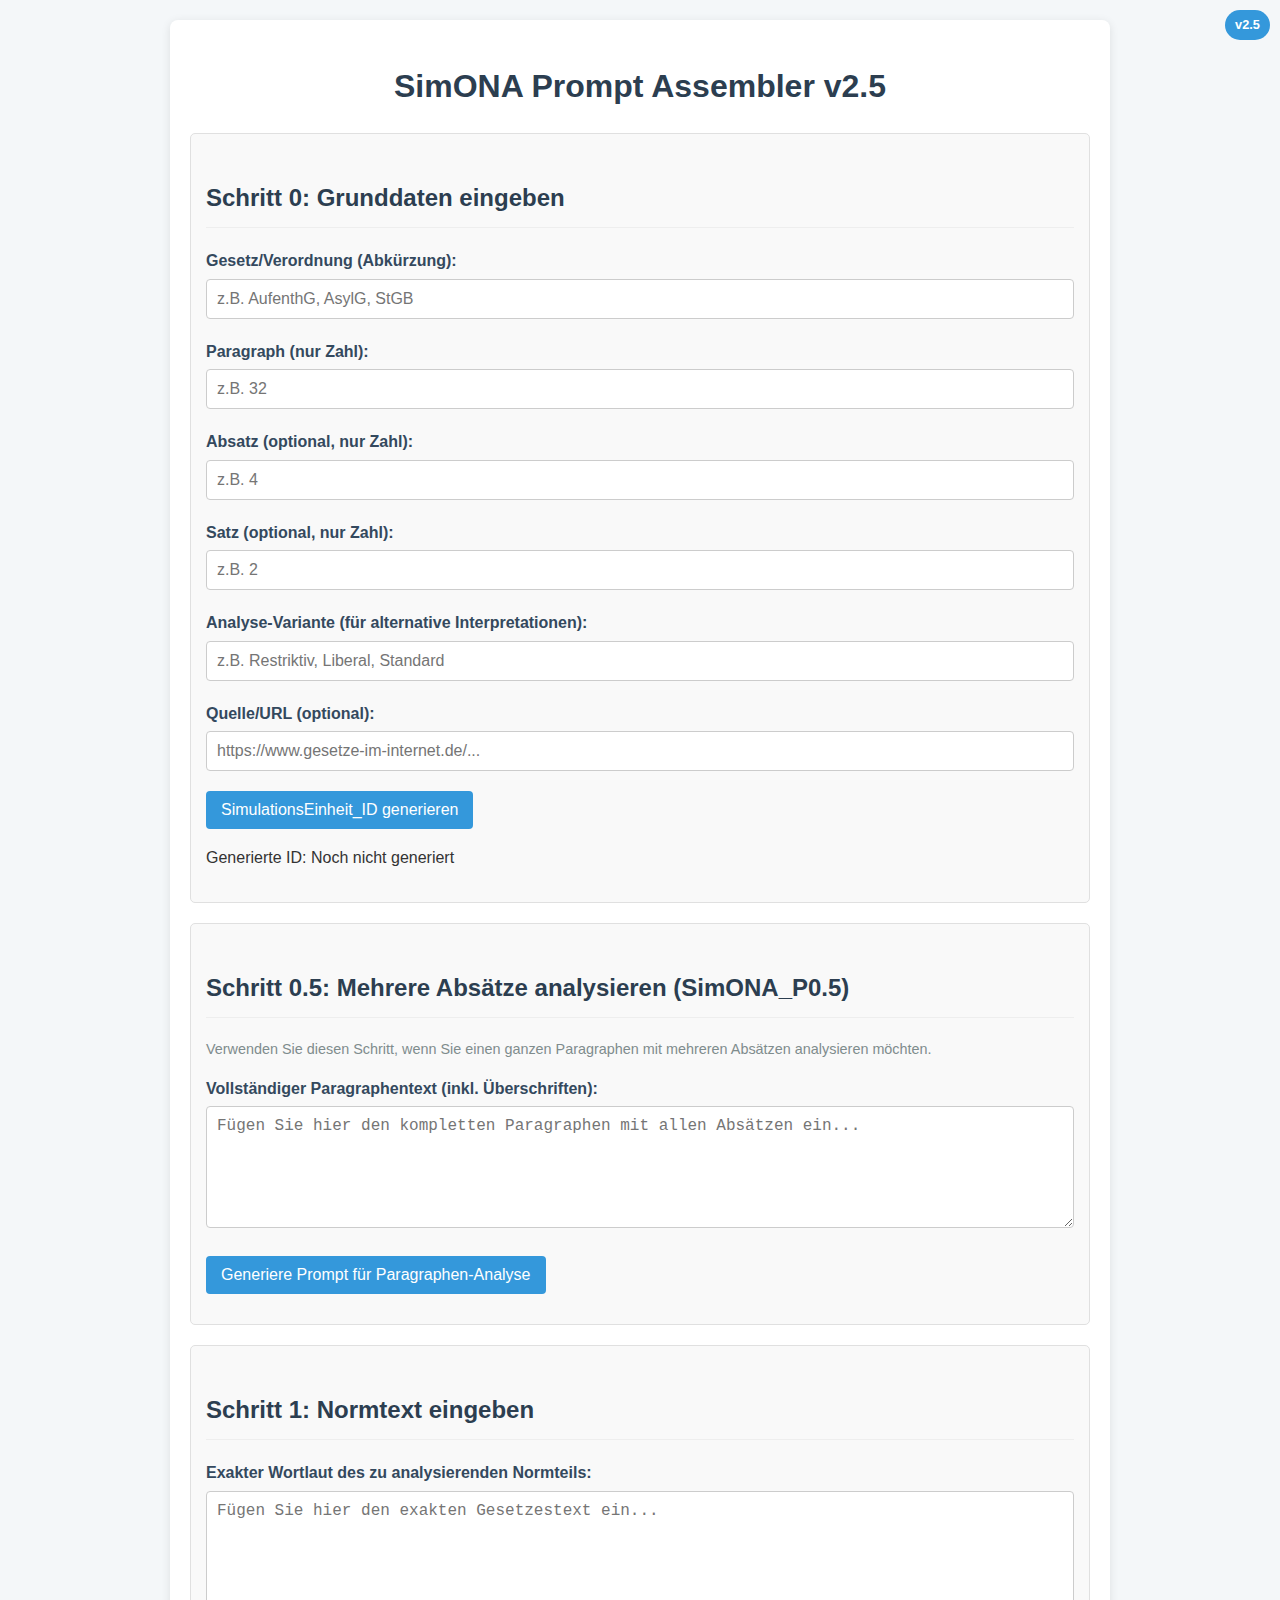
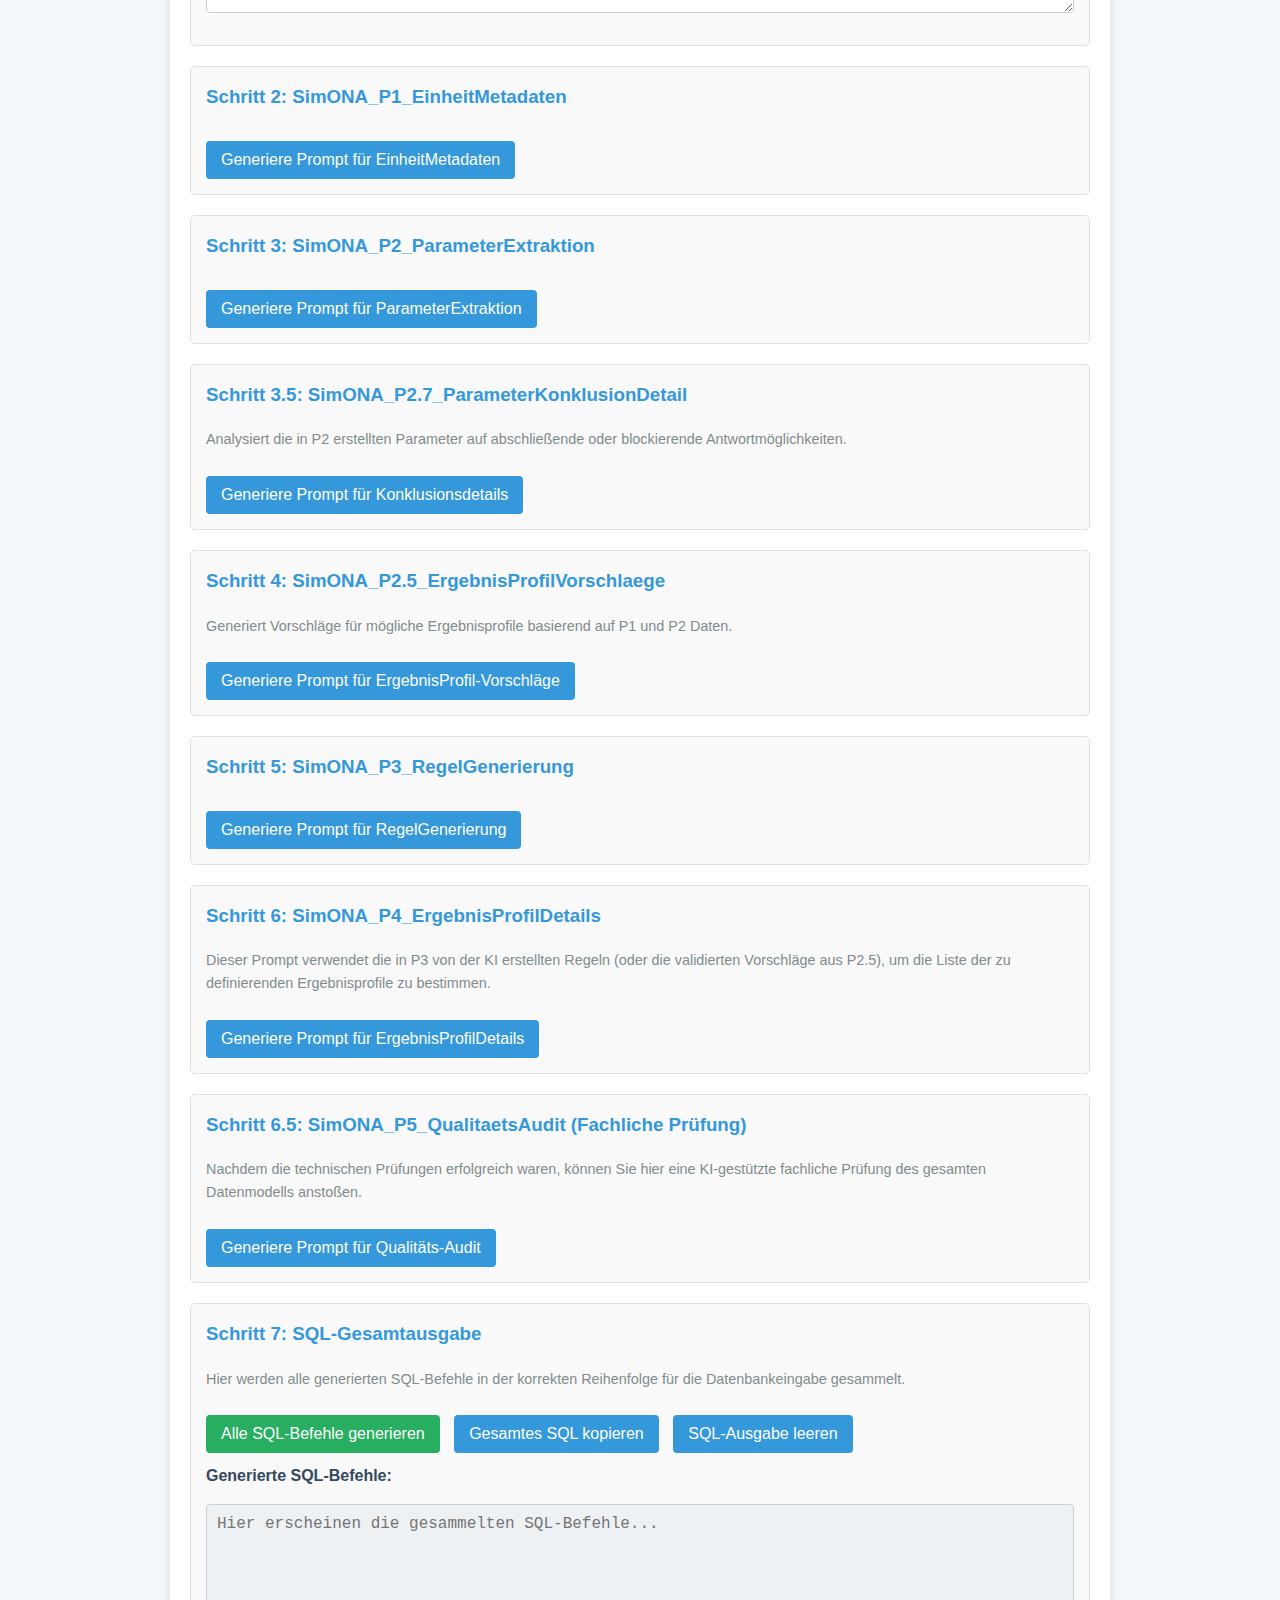
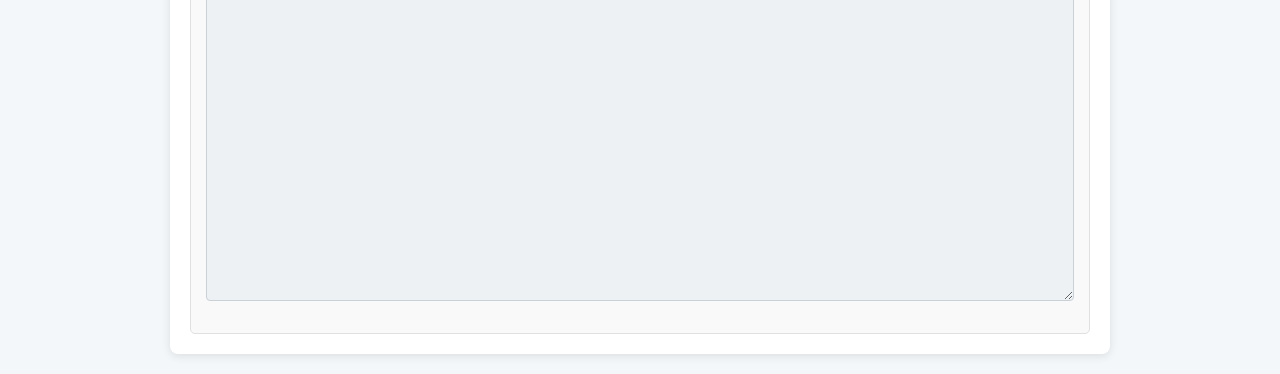
<file: assembler/assembler.html>
<!DOCTYPE html>
<html lang="de">
<head>
    <meta charset="UTF-8">
    <meta name="viewport" content="width=device-width, initial-scale=1.0">
    <title>SimONA Prompt Assembler v2.5</title>
    <style>
        body {
            font-family: -apple-system, BlinkMacSystemFont, "Segoe UI", Roboto, Helvetica, Arial, sans-serif;
            line-height: 1.6;
            margin: 0;
            padding: 20px;
            background-color: #f4f7f9;
            color: #333;
        }
        .container {
            max-width: 900px;
            margin: 0 auto;
            background-color: #fff;
            padding: 20px;
            border-radius: 8px;
            box-shadow: 0 2px 10px rgba(0,0,0,0.1);
        }
        h1, h2 { color: #2c3e50; }
        h1 { text-align: center; margin-bottom: 20px;}
        h2 { border-bottom: 1px solid #eee; padding-bottom: 10px; margin-top: 30px; }

        label {
            display: block;
            margin-top: 10px;
            margin-bottom: 5px;
            font-weight: bold;
            color: #34495e;
        }
        input[type="text"], input[type="url"], textarea {
            width: calc(100% - 22px);
            padding: 10px;
            margin-bottom: 10px;
            border: 1px solid #ccc;
            border-radius: 4px;
            font-family: inherit;
            font-size: 1em;
        }
        textarea {
            min-height: 100px;
            white-space: pre;
            overflow-wrap: normal;
            overflow-x: scroll;
            font-family: "Courier New", Courier, monospace;
        }
        button {
            background-color: #3498db;
            color: white;
            padding: 10px 15px;
            border: none;
            border-radius: 4px;
            cursor: pointer;
            font-size: 1em;
            margin-top: 10px;
            margin-right: 10px;
        }
        button:hover {
            background-color: #2980b9;
        }
        button:disabled {
            background-color: #95a5a6;
            cursor: not-allowed;
            opacity: 0.5;
        }
        .prompt-output-area {
            margin-top:15px;
            border-top: 1px dashed #ccc;
            padding-top: 15px;
        }
        .step-section {
            padding: 15px;
            border: 1px solid #e0e0e0;
            border-radius: 5px;
            margin-top: 20px;
            background-color: #f9f9f9;
        }
        .step-section h3 { margin-top: 0; color: #3498db; }
        .id-display { font-weight: bold; color: #27ae60; margin-top:5px; }
        .info { font-size: 0.9em; color: #7f8c8d; margin-top: 5px;}

        textarea + button.copy-button {
            display: inline-block; 
            margin-left: 10px;
            margin-top: -5px;
            vertical-align: top;
            background-color: #7f8c8d; 
            font-size: 0.8em;
            padding: 6px 10px;
        }
        textarea + button.copy-button:hover {
            background-color: #6c7a89;
        }

        .sql-button {
            background-color: #27ae60;
        }
        .sql-button:hover {
            background-color: #229954;
        }

        #gesamtesSqlOutput {
            width: calc(100% - 22px); 
            margin-top: 10px;
            font-family: "Courier New", Courier, monospace;
            white-space: pre;
            overflow-wrap: normal;
            overflow-x: scroll;
            background-color: #eef1f3; 
            border: 1px solid #c8d0d8;
        }

        #p2_5_suggestions_editor_area .suggestion-item {
            border: 1px solid #e0e0e0;
            padding: 10px;
            margin-bottom: 10px;
            border-radius: 4px;
            background-color: #ffffff;
        }
        #p2_5_suggestions_editor_area .suggestion-item label {
            font-size: 0.85em;
            color: #555;
            font-weight: normal;
        }
        #p2_5_suggestions_editor_area .suggestion-item input[type="text"],
        #p2_5_suggestions_editor_area .suggestion-item textarea {
            width: calc(100% - 12px);
            padding: 6px;
            margin-top: 2px;
            margin-bottom: 8px;
        }
        #p2_5_suggestions_editor_area .suggestion-item button {
            margin-right: 5px;
            font-size: 0.85em;
            padding: 5px 10px;
            background-color: #5dade2; 
        }
        #p2_5_suggestions_editor_area .suggestion-item button:hover {
            background-color: #3498db;
        }
        #p2_5_suggestions_editor_area .suggestion-item .display-text {
            padding: 5px 0;
            display: block;
            word-break: break-all;
        }
        #p2_5_suggestions_editor_area ul {
            margin-top: 10px;
        }

        /* Validierungsbericht */
        #validation-report-area {
            margin-top: 15px;
            padding: 15px;
            border-radius: 5px;
            font-size: 0.9em;
            border: 1px solid;
        }

        #validation-report-area.success {
            background-color: #e6ffed;
            border-color: #28a745;
            color: #155724;
        }

        #validation-report-area.error {
            background-color: #fdecea;
            border-color: #dc3545;
            color: #721c24;
        }

        #validation-report-area ul {
            list-style-position: inside;
            padding-left: 5px;
            margin-top: 10px;
        }

        /* Status-Banner */
        #status-banner {
            padding: 15px;
            margin-bottom: 20px;
            border-radius: 5px;
            font-size: 1.1em;
            font-weight: bold;
            text-align: center;
            display: none;
            background-color: #eafaf1;
            color: #1d6a4a;
            border: 1px solid #a3e9c5;
        }

        /* Version Badge */
        .version-badge {
            position: absolute;
            top: 10px;
            right: 10px;
            background-color: #3498db;
            color: white;
            padding: 5px 10px;
            border-radius: 20px;
            font-size: 0.8em;
            font-weight: bold;
        }

        /* Audit-Historie Styles */
        #audit-history-container table {
            width: 100%;
            border-collapse: collapse;
            margin-top: 10px;
        }

        #audit-history-container th {
            background-color: #e0e0e0;
            padding: 8px;
            text-align: left;
            font-weight: bold;
        }

        #audit-history-container td {
            padding: 8px;
            border-bottom: 1px solid #ddd;
        }

        #audit-history-container tr:hover {
            background-color: #f5f5f5;
        }

        .audit-saved-indicator {
            animation: fadeIn 0.5s ease-in;
        }

        @keyframes fadeIn {
            from { opacity: 0; transform: translateY(-10px); }
            to { opacity: 1; transform: translateY(0); }
        }
    </style>
</head>
<body>
    <div class="version-badge">v2.5</div>
    <div class="container">
        <h1>SimONA Prompt Assembler v2.5</h1>
        
        <div id="status-banner"></div>
        
        <div id="step-0" class="step-section">
            <h2>Schritt 0: Grunddaten eingeben</h2>
            <div class="input-group">
                <label for="gesetz">Gesetz/Verordnung (Abkürzung):</label>
                <input type="text" id="gesetz" placeholder="z.B. AufenthG, AsylG, StGB">
            </div>
            <div class="input-group">
                <label for="paragraph">Paragraph (nur Zahl):</label>
                <input type="text" id="paragraph" placeholder="z.B. 32">
            </div>
            <div class="input-group">
                <label for="absatz">Absatz (optional, nur Zahl):</label>
                <input type="text" id="absatz" placeholder="z.B. 4">
            </div>
            <div class="input-group">
                <label for="satz">Satz (optional, nur Zahl):</label>
                <input type="text" id="satz" placeholder="z.B. 2">
            </div>
            <div class="input-group">
                <label for="analyseVariante">Analyse-Variante (für alternative Interpretationen):</label>
                <input type="text" id="analyseVariante" placeholder="z.B. Restriktiv, Liberal, Standard">
            </div>
            <div class="input-group">
                <label for="quelle">Quelle/URL (optional):</label>
                <input type="url" id="quelle" placeholder="https://www.gesetze-im-internet.de/...">
            </div>
            <button onclick="generateSimulationsEinheitID()">SimulationsEinheit_ID generieren</button>
            <p>Generierte ID: <span id="simulationsEinheitIDDisplay">Noch nicht generiert</span></p>
        </div>

        <div id="step-0-5" class="step-section">
            <h2>Schritt 0.5: Mehrere Absätze analysieren (SimONA_P0.5)</h2>
            <p class="info">Verwenden Sie diesen Schritt, wenn Sie einen ganzen Paragraphen mit mehreren Absätzen analysieren möchten.</p>
            <div class="input-group">
                <label for="vollstaendigerParagraphentext">Vollständiger Paragraphentext (inkl. Überschriften):</label>
                <textarea id="vollstaendigerParagraphentext" placeholder="Fügen Sie hier den kompletten Paragraphen mit allen Absätzen ein..."></textarea>
            </div>
            <button onclick="showPrompt('SimONA_P0_5_ParagraphAnalyse')">Generiere Prompt für Paragraphen-Analyse</button>
            <div id="SimONA_P0_5_ParagraphAnalyse_output_area" class="prompt-output-area" style="display:none;">
                <label for="SimONA_P0_5_ParagraphAnalyse_prompt">Generierter Prompt:</label>
                <button class="copy-button" onclick="copyToClipboard('SimONA_P0_5_ParagraphAnalyse_prompt', this)">Kopieren</button>
                <textarea id="SimONA_P0_5_ParagraphAnalyse_prompt" readonly></textarea>
                <label for="SimONA_P0_5_ParagraphAnalyse_response">KI-Antwort (JSON):</label>
                <textarea id="SimONA_P0_5_ParagraphAnalyse_response" placeholder="JSON-Antwort der KI hier einfügen..."></textarea>
            </div>
            <div id="absatz-selection-area" style="margin-top: 15px;"></div>
        </div>

        <div id="step-1" class="step-section">
            <h2>Schritt 1: Normtext eingeben</h2>
            <div class="input-group">
                <label for="normtext">Exakter Wortlaut des zu analysierenden Normteils:</label>
                <textarea id="normtext" placeholder="Fügen Sie hier den exakten Gesetzestext ein..."></textarea>
            </div>
        </div>

        <div id="step-2" class="step-section">
            <h3>Schritt 2: SimONA_P1_EinheitMetadaten</h3>
            <button onclick="showPrompt('SimONA_P1_EinheitMetadaten')">Generiere Prompt für EinheitMetadaten</button>
            <div id="SimONA_P1_EinheitMetadaten_output_area" class="prompt-output-area" style="display:none;">
                <label for="SimONA_P1_EinheitMetadaten_prompt">Generierter Prompt:</label>
                <button class="copy-button" onclick="copyToClipboard('SimONA_P1_EinheitMetadaten_prompt', this)">Kopieren</button>
                <textarea id="SimONA_P1_EinheitMetadaten_prompt" readonly></textarea>
                <label for="SimONA_P1_EinheitMetadaten_response">KI-Antwort (JSON):</label>
                <textarea id="SimONA_P1_EinheitMetadaten_response" placeholder="JSON-Antwort der KI hier einfügen..."></textarea>
            </div>
        </div>
        
        <div id="step-3" class="step-section">
            <h3>Schritt 3: SimONA_P2_ParameterExtraktion</h3>
            <button onclick="showPrompt('SimONA_P2_ParameterExtraktion')">Generiere Prompt für ParameterExtraktion</button>
            <div id="SimONA_P2_ParameterExtraktion_output_area" class="prompt-output-area" style="display:none;">
                <label for="SimONA_P2_ParameterExtraktion_prompt">Generierter Prompt:</label>
                <button class="copy-button" onclick="copyToClipboard('SimONA_P2_ParameterExtraktion_prompt', this)">Kopieren</button>
                <textarea id="SimONA_P2_ParameterExtraktion_prompt" readonly></textarea>
                <label for="SimONA_P2_ParameterExtraktion_response">KI-Antwort (JSON-Array):</label>
                <textarea id="SimONA_P2_ParameterExtraktion_response" placeholder="JSON-Array der Parameter-Objekte hier einfügen..."></textarea>
                <button onclick="debugP2Data()" style="background-color: #95a5a6;">Debug P2-Daten (Console)</button>
            </div>
        </div>

        <div id="step-3-5" class="step-section">
            <h3>Schritt 3.5: SimONA_P2.7_ParameterKonklusionDetail</h3>
            <p class="info">Analysiert die in P2 erstellten Parameter auf abschließende oder blockierende Antwortmöglichkeiten.</p>
            <button onclick="showPrompt('SimONA_P2_7_ParameterKonklusionDetail')">Generiere Prompt für Konklusionsdetails</button>
            <div id="SimONA_P2_7_ParameterKonklusionDetail_output_area" class="prompt-output-area" style="display:none;">
                <label for="SimONA_P2_7_ParameterKonklusionDetail_prompt">Generierter Prompt:</label>
                <button class="copy-button" onclick="copyToClipboard('SimONA_P2_7_ParameterKonklusionDetail_prompt', this)">Kopieren</button>
                <textarea id="SimONA_P2_7_ParameterKonklusionDetail_prompt" readonly></textarea>
                <label for="SimONA_P2_7_ParameterKonklusionDetail_response">KI-Antwort (JSON-Array):</label>
                <textarea id="SimONA_P2_7_ParameterKonklusionDetail_response" placeholder="JSON-Array der Konklusionsdetails hier einfügen..."></textarea>
                <button onclick="mergeP2_7Data()" style="background-color: #9b59b6;">P2.7-Daten in P2-Parameter integrieren</button>
            </div>
        </div>

        <div id="step-4" class="step-section">
            <h3>Schritt 4: SimONA_P2.5_ErgebnisProfilVorschlaege</h3>
            <p class="info">Generiert Vorschläge für mögliche Ergebnisprofile basierend auf P1 und P2 Daten.</p>
            <button onclick="showPrompt('SimONA_P2_5_ErgebnisProfilVorschlaege')">Generiere Prompt für ErgebnisProfil-Vorschläge</button>
            <div id="SimONA_P2_5_ErgebnisProfilVorschlaege_output_area" class="prompt-output-area" style="display:none;">
                <label for="SimONA_P2_5_ErgebnisProfilVorschlaege_prompt">Generierter Prompt:</label>
                <button class="copy-button" onclick="copyToClipboard('SimONA_P2_5_ErgebnisProfilVorschlaege_prompt', this)">Kopieren</button>
                <textarea id="SimONA_P2_5_ErgebnisProfilVorschlaege_prompt" readonly></textarea>
                <label for="SimONA_P2_5_ErgebnisProfilVorschlaege_response">KI-Antwort (JSON-Array):</label>
                <textarea id="SimONA_P2_5_ErgebnisProfilVorschlaege_response" placeholder="JSON-Array der ErgebnisProfil-Vorschläge hier einfügen..."></textarea>
                <button onclick="displayAndPrepareP2_5Suggestions()" style="background-color: #f39c12;">Anzeigen & Bearbeiten</button>
                <div id="p2_5_suggestions_editor_area" style="margin-top: 20px;"></div>
                <button id="addNewSuggestionButton" onclick="addNewSuggestionInterface()" style="margin-top: 15px; background-color: #1abc9c; display:none;">Neuen ErgebnisProfil-Vorschlag hinzufügen</button>
                <div id="p2_5_add_new_suggestion_area" style="margin-top: 10px; display:none;">
                    <h4>Neuen Vorschlag erstellen:</h4>
                    <label for="new_suggestion_id">Vorgeschlagene ID (darf editiert werden):</label>
                    <input type="text" id="new_suggestion_id">
                    <label for="new_suggestion_desc">Vorgeschlagene Beschreibung:</label>
                    <textarea id="new_suggestion_desc" rows="2"></textarea>
                    <button onclick="saveNewSuggestion()">Neuen Vorschlag speichern</button>
                    <button onclick="cancelNewSuggestion()">Abbrechen</button>
                </div>
            </div>
        </div>
        
        <div id="step-5" class="step-section">
            <h3>Schritt 5: SimONA_P3_RegelGenerierung</h3>
            <button onclick="showPrompt('SimONA_P3_RegelGenerierung')">Generiere Prompt für RegelGenerierung</button>
            <div id="SimONA_P3_RegelGenerierung_output_area" class="prompt-output-area" style="display:none;">
                <label for="SimONA_P3_RegelGenerierung_prompt">Generierter Prompt:</label>
                <button class="copy-button" onclick="copyToClipboard('SimONA_P3_RegelGenerierung_prompt', this)">Kopieren</button>
                <textarea id="SimONA_P3_RegelGenerierung_prompt" readonly></textarea>
                <label for="SimONA_P3_RegelGenerierung_response">KI-Antwort (JSON-Array):</label>
                <textarea id="SimONA_P3_RegelGenerierung_response" placeholder="JSON-Array der Regel-Objekte hier einfügen..."></textarea>
            </div>
        </div>

        <div id="step-6" class="step-section">
            <h3>Schritt 6: SimONA_P4_ErgebnisProfilDetails</h3>
            <p class="info">Dieser Prompt verwendet die in P3 von der KI erstellten Regeln (oder die validierten Vorschläge aus P2.5), um die Liste der zu definierenden Ergebnisprofile zu bestimmen.</p>
            <button onclick="showPrompt('SimONA_P4_ErgebnisProfilDetails')">Generiere Prompt für ErgebnisProfilDetails</button>
            <div id="SimONA_P4_ErgebnisProfilDetails_output_area" class="prompt-output-area" style="display:none;">
                <label for="SimONA_P4_ErgebnisProfilDetails_prompt">Generierter Prompt:</label>
                <button class="copy-button" onclick="copyToClipboard('SimONA_P4_ErgebnisProfilDetails_prompt', this)">Kopieren</button>
                <textarea id="SimONA_P4_ErgebnisProfilDetails_prompt" readonly></textarea>
                <label for="SimONA_P4_ErgebnisProfilDetails_response">KI-Antwort (JSON-Array):</label>
                <textarea id="SimONA_P4_ErgebnisProfilDetails_response" placeholder="JSON-Array der detaillierten ErgebnisProfile hier einfügen..."></textarea>
            </div>
        </div>
        
        <div id="step-6-5" class="step-section">
            <h3>Schritt 6.5: SimONA_P5_QualitaetsAudit (Fachliche Prüfung)</h3>
            <p class="info">Nachdem die technischen Prüfungen erfolgreich waren, können Sie hier eine KI-gestützte fachliche Prüfung des gesamten Datenmodells anstoßen.</p>
            <button onclick="assembleAndShowP5AuditPrompt()">Generiere Prompt für Qualitäts-Audit</button>
            <div id="SimONA_P5_QualitaetsAudit_output_area" class="prompt-output-area" style="display:none;">
                <label for="SimONA_P5_QualitaetsAudit_prompt">Generierter Audit-Prompt:</label>
                <button class="copy-button" onclick="copyToClipboard('SimONA_P5_QualitaetsAudit_prompt', this)">Kopieren</button>
                <textarea id="SimONA_P5_QualitaetsAudit_prompt" readonly></textarea>
                <label for="SimONA_P5_QualitaetsAudit_response">KI-Antwort (Audit-JSON):</label>
                <textarea id="SimONA_P5_QualitaetsAudit_response" placeholder="JSON-Antwort des Audit-Prompts hier einfügen..."></textarea>
                <button class="sql-button" onclick="saveP5AuditResult()" style="margin-top:10px;">Audit-Ergebnis in Datenbank speichern</button>
            </div>
        </div>

        <div id="step-7" class="step-section">
            <h3>Schritt 7: SQL-Gesamtausgabe</h3>
            <p class="info">Hier werden alle generierten SQL-Befehle in der korrekten Reihenfolge für die Datenbankeingabe gesammelt.</p>
            <button class="sql-button" onclick="generateAllSql()">Alle SQL-Befehle generieren</button>
            <button class="copy-button" onclick="copyToClipboard('gesamtesSqlOutput', this)">Gesamtes SQL kopieren</button>
            <button onclick="clearSqlOutput()">SQL-Ausgabe leeren</button>
            <div id="validation-report-area" style="display: none;"></div>
            <label for="gesamtesSqlOutput">Generierte SQL-Befehle:</label>
            <textarea id="gesamtesSqlOutput" readonly rows="20" placeholder="Hier erscheinen die gesammelten SQL-Befehle..."></textarea>
        </div>

        <div id="navigation-footer" class="step-section" style="text-align: center; display: none; background-color: #e9ecef;">
            <button id="next-step-button" onclick="scrollToNextStep()">Nächsten Absatz analysieren</button>
        </div>
    </div>

    <!-- Neue modulare Script-Einbindungen -->
    <script src="js/config.js?v=2.5"></script>
    <script src="js/state.js?v=2.5"></script>
    <script src="js/sql-generators.js?v=2.5"></script>
    <script src="js/sql-p3-p4.js?v=2.5"></script>
    <script src="js/validation.js?v=2.5"></script>
    <script src="js/p2-5-editor.js?v=2.5"></script>
    <script src="js/p0-5-handler.js?v=2.5"></script>
    <script src="js/event-listeners.js?v=2.5"></script>
    <script src="js/audit-system.js?v=2.5"></script>
    <script src="simona_prompts.js?v=1.3"></script>
    <script src="js/main.js?v=2.5"></script>
</body>
</html>
</file>
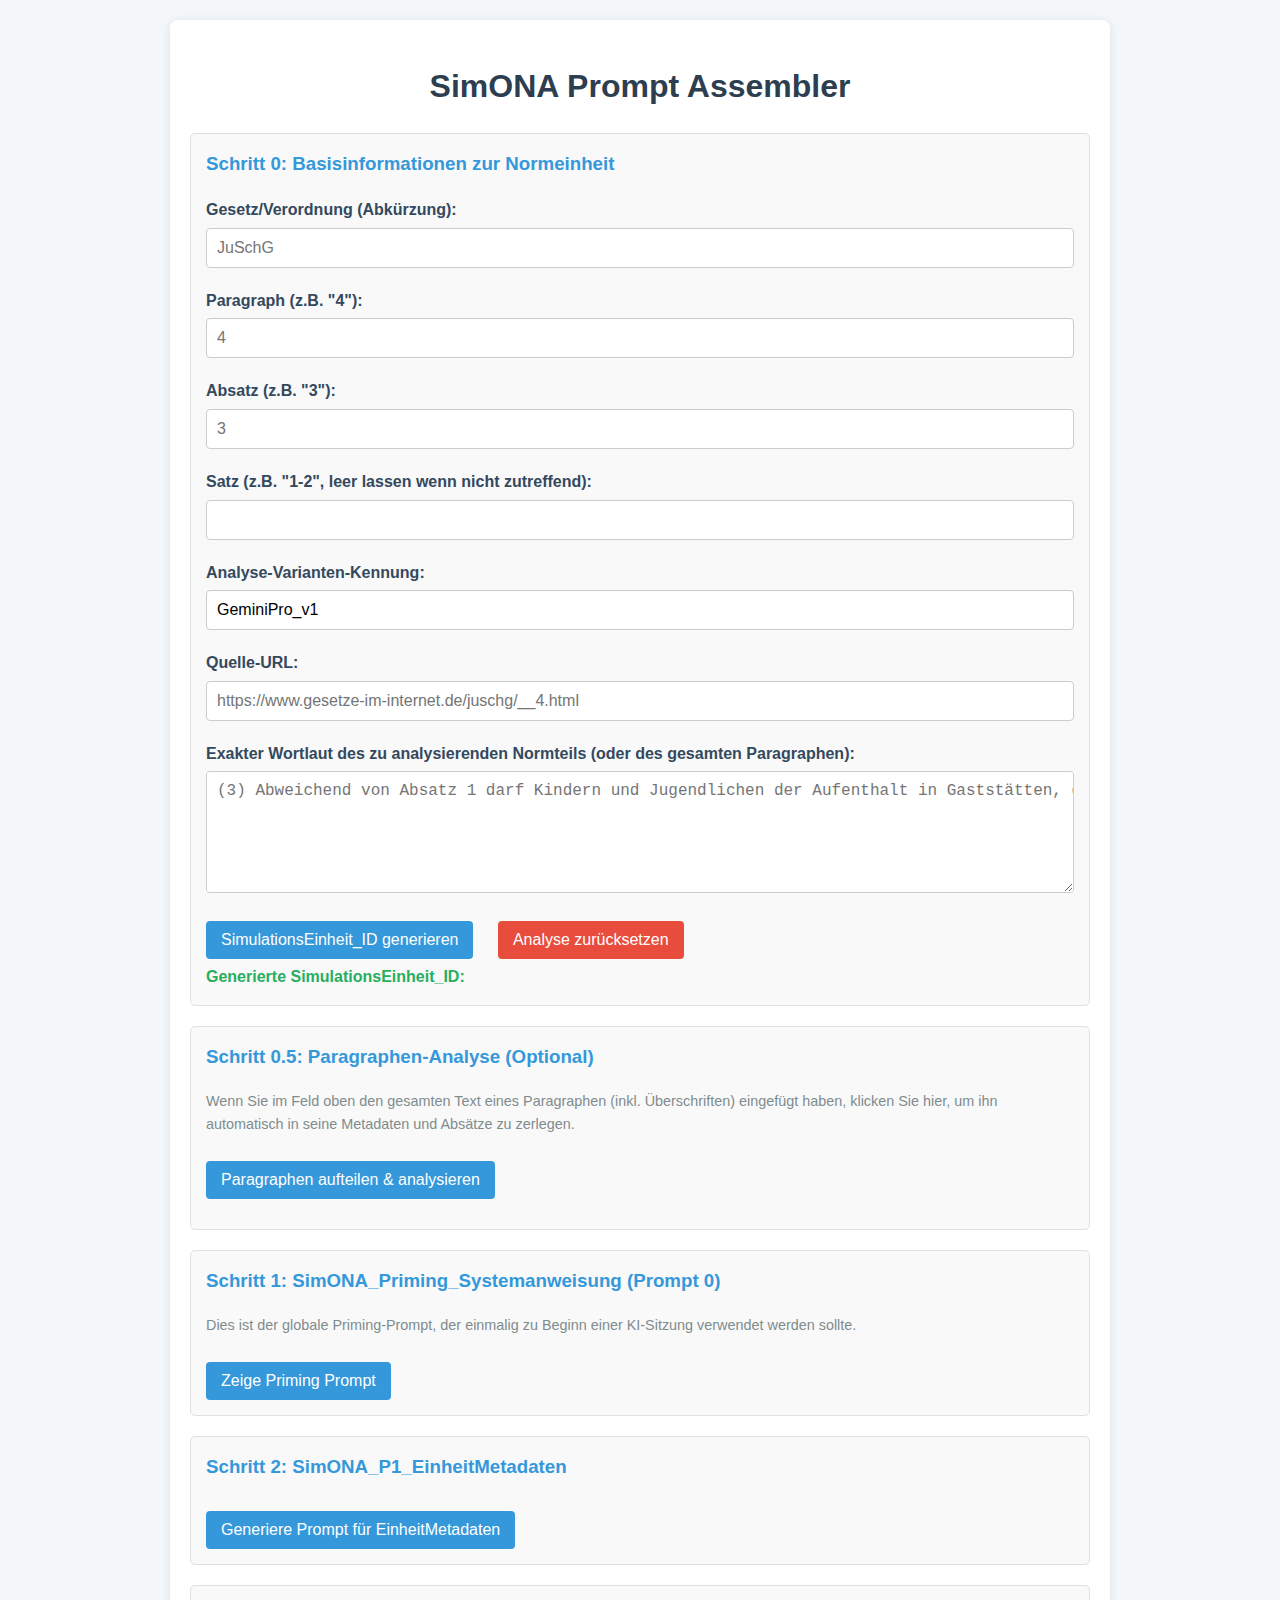
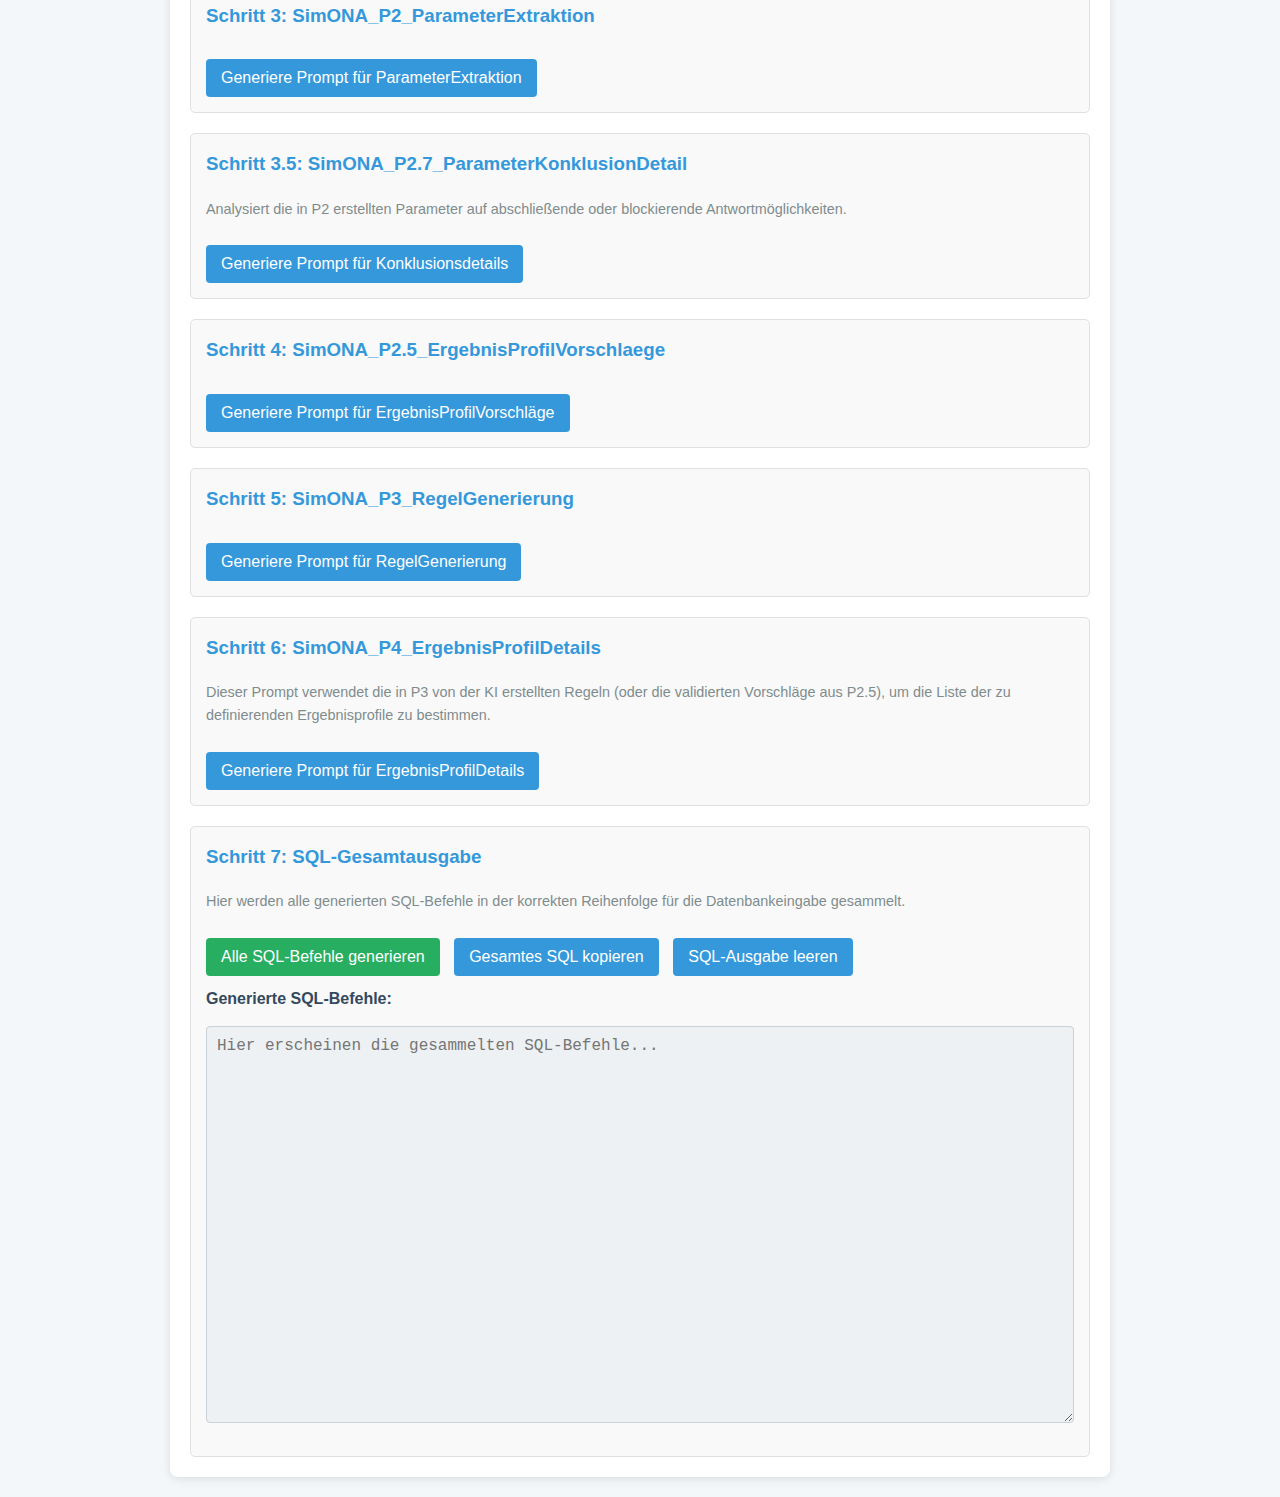
<file: assembler/assembler_bak.html>
<!DOCTYPE html>
<html lang="de">
<head>
    <meta charset="UTF-8">
    <meta name="viewport" content="width=device-width, initial-scale=1.0">
    <title>SimONA Prompt Assembler</title>
    <link rel="stylesheet" href="assembler.css">
</head>
<body>
    <div class="container">
        <h1>SimONA Prompt Assembler</h1>

        <div class="step-section">
            <h3>Schritt 0: Basisinformationen zur Normeinheit</h3>
            <label for="gesetz">Gesetz/Verordnung (Abkürzung):</label>
            <input type="text" id="gesetz" value="" placeholder="JuSchG">

            <label for="paragraph">Paragraph (z.B. "4"):</label>
            <input type="text" id="paragraph" value="" placeholder="4">

            <label for="absatz">Absatz (z.B. "3"):</label>
            <input type="text" id="absatz" value="" placeholder="3">


	    <label for="satz">Satz (z.B. "1-2", leer lassen wenn nicht zutreffend):</label>
            <input type="text" id="satz" value="">

            <label for="analyseVariante">Analyse-Varianten-Kennung:</label>
            <input type="text" id="analyseVariante" value="GeminiPro_v1" placeholder="Eindeutige Kennung, z.B. GeminiPro_v1">

            <label for="quelleUrl">Quelle-URL:</label>
            <input type="text" id="quelleUrl" value="" placeholder="https://www.gesetze-im-internet.de/juschg/__4.html">


            <label for="normtext">Exakter Wortlaut des zu analysierenden Normteils (oder des gesamten Paragraphen):</label>
            <textarea id="normtext" placeholder="(3) Abweichend von Absatz 1 darf Kindern und Jugendlichen der Aufenthalt in Gaststätten, die als Nachtbar oder Nachtclub geführt werden, und in vergleichbaren Vergnügungsbetrieben nicht gestattet werden."></textarea>
            
            <div>
              <button onclick="generateSimulationsEinheitID()">SimulationsEinheit_ID generieren</button>
              <button onclick="clearAllTextareasAndSuggestions()" style="margin-left: 10px; background-color: #e74c3c;">Analyse zurücksetzen</button> 
            </div>
            <div class="id-display">Generierte SimulationsEinheit_ID: <span id="simulationsEinheitIDDisplay"></span></div>
        </div>

	<div id="paragraph-analysis-section" class="step-section">
    <h3>Schritt 0.5: Paragraphen-Analyse (Optional)</h3>
    <p class="info">Wenn Sie im Feld oben den gesamten Text eines Paragraphen (inkl. Überschriften) eingefügt haben, klicken Sie hier, um ihn automatisch in seine Metadaten und Absätze zu zerlegen.</p>
    <button onclick="showPrompt('SimONA_P0_5_ParagraphAnalyse')">Paragraphen aufteilen & analysieren</button>
    
    <div id="SimONA_P0_5_ParagraphAnalyse_output_area" class="prompt-output-area" style="display:none;">
        
        <label for="SimONA_P0_5_ParagraphAnalyse_prompt">Generierter Prompt:</label>
        <button class="copy-button" onclick="copyToClipboard('SimONA_P0_5_ParagraphAnalyse_prompt', this)">Kopieren</button>
        <textarea id="SimONA_P0_5_ParagraphAnalyse_prompt" readonly></textarea>
        <label for="SimONA_P0_5_ParagraphAnalyse_response">KI-Antwort (JSON):</label>
        <textarea id="SimONA_P0_5_ParagraphAnalyse_response" placeholder="JSON-Antwort der KI für die Paragraphen-Analyse hier einfügen..."></textarea>
    </div>

    <div id="absatz-selection-area" style="margin-top: 15px;">
        </div>
</div>

        <div class="step-section">
            <h3>Schritt 1: SimONA_Priming_Systemanweisung (Prompt 0)</h3>
            <p class="info">Dies ist der globale Priming-Prompt, der einmalig zu Beginn einer KI-Sitzung verwendet werden sollte.</p>
            <button onclick="showPrompt('SimONA_Priming_Systemanweisung')">Zeige Priming Prompt</button>
            <div id="SimONA_Priming_Systemanweisung_output_area" class="prompt-output-area" style="display:none;">
                <label for="SimONA_Priming_Systemanweisung_prompt">Generierter Prompt:</label>
                <button class="copy-button" onclick="copyToClipboard('SimONA_Priming_Systemanweisung_prompt', this)">Kopieren</button>
                <textarea id="SimONA_Priming_Systemanweisung_prompt" readonly></textarea>
            </div>
        </div>
        
        <div class="step-section">
            <h3>Schritt 2: SimONA_P1_EinheitMetadaten</h3>
            <button onclick="showPrompt('SimONA_P1_EinheitMetadaten')">Generiere Prompt für EinheitMetadaten</button>
            <div id="SimONA_P1_EinheitMetadaten_output_area" class="prompt-output-area" style="display:none;">
                <label for="SimONA_P1_EinheitMetadaten_prompt">Generierter Prompt:</label>
                <button class="copy-button" onclick="copyToClipboard('SimONA_P1_EinheitMetadaten_prompt', this)">Kopieren</button>
                <textarea id="SimONA_P1_EinheitMetadaten_prompt" readonly></textarea>
                <label for="SimONA_P1_EinheitMetadaten_response">KI-Antwort (JSON):</label>
                <textarea id="SimONA_P1_EinheitMetadaten_response" placeholder="JSON-Antwort der KI hier einfügen..."></textarea>
            </div>
        </div>
        
        <div class="step-section">
            <h3>Schritt 3: SimONA_P2_ParameterExtraktion</h3>
            <button onclick="showPrompt('SimONA_P2_ParameterExtraktion')">Generiere Prompt für ParameterExtraktion</button>
            <div id="SimONA_P2_ParameterExtraktion_output_area" class="prompt-output-area" style="display:none;">
                <label for="SimONA_P2_ParameterExtraktion_prompt">Generierter Prompt:</label>
                <button class="copy-button" onclick="copyToClipboard('SimONA_P2_ParameterExtraktion_prompt', this)">Kopieren</button>
                <textarea id="SimONA_P2_ParameterExtraktion_prompt" readonly></textarea>
                <label for="SimONA_P2_ParameterExtraktion_response">KI-Antwort (JSON-Array):</label>
                <textarea id="SimONA_P2_ParameterExtraktion_response" placeholder="JSON-Array der Parameter-Objekte hier einfügen..."></textarea>
            </div>
        </div>

        <div class="step-section">
            <h3>Schritt 3.5: SimONA_P2.7_ParameterKonklusionDetail</h3>
            <p class="info">Analysiert die in P2 erstellten Parameter auf abschließende oder blockierende Antwortmöglichkeiten.</p>
            <button onclick="showPrompt('SimONA_P2_7_ParameterKonklusionDetail')">Generiere Prompt für Konklusionsdetails</button>
            <div id="SimONA_P2_7_ParameterKonklusionDetail_output_area" class="prompt-output-area" style="display:none;">
                <label for="SimONA_P2_7_ParameterKonklusionDetail_prompt">Generierter Prompt:</label>
                <button class="copy-button" onclick="copyToClipboard('SimONA_P2_7_ParameterKonklusionDetail_prompt', this)">Kopieren</button>
                <textarea id="SimONA_P2_7_ParameterKonklusionDetail_prompt" readonly></textarea>
                <label for="SimONA_P2_7_ParameterKonklusionDetail_response">KI-Antwort (JSON-Array):</label>
                <textarea id="SimONA_P2_7_ParameterKonklusionDetail_response" placeholder="JSON-Array der Konklusions-Objekte hier einfügen..."></textarea>
                <button onclick="mergeP2_7Data()">P2.7-Daten mit P2-Parametern verbinden</button> 
            </div>
        </div>
        
        <div class="step-section">
            <h3>Schritt 4: SimONA_P2.5_ErgebnisProfilVorschlaege</h3>
            <button onclick="showPrompt('SimONA_P2_5_ErgebnisProfilVorschlaege')">Generiere Prompt für ErgebnisProfilVorschläge</button>
            <div id="SimONA_P2_5_ErgebnisProfilVorschlaege_output_area" class="prompt-output-area" style="display:none;">
                <label for="SimONA_P2_5_ErgebnisProfilVorschlaege_prompt">Generierter Prompt:</label>
                <button class="copy-button" onclick="copyToClipboard('SimONA_P2_5_ErgebnisProfilVorschlaege_prompt', this)">Kopieren</button>
                <textarea id="SimONA_P2_5_ErgebnisProfilVorschlaege_prompt" readonly></textarea>
                <label for="SimONA_P2_5_ErgebnisProfilVorschlaege_response">KI-Antwort (JSON-Array der Vorschläge):</label>
                <textarea id="SimONA_P2_5_ErgebnisProfilVorschlaege_response" placeholder="JSON-Array der ErgebnisProfil-Vorschläge hier einfügen..."></textarea>
                <button onclick="displayAndPrepareP2_5Suggestions()">KI-Vorschläge anzeigen & bearbeiten</button>
                <div id="p2_5_suggestions_editor_area" style="margin-top: 15px;"></div>
                <button id="addNewSuggestionButton" onclick="addNewSuggestionInterface()" style="margin-top: 15px; background-color: #1abc9c; display:none;">Neuen ErgebnisProfil-Vorschlag hinzufügen</button>
                <div id="p2_5_add_new_suggestion_area" style="margin-top: 10px; display:none;">
                    <h4>Neuen Vorschlag erstellen:</h4>
                    <label for="new_suggestion_id">Vorgeschlagene ID (darf editiert werden):</label>
                    <input type="text" id="new_suggestion_id">
                    <label for="new_suggestion_desc">Vorgeschlagene Beschreibung:</label>
                    <textarea id="new_suggestion_desc" rows="2"></textarea>
                    <button onclick="saveNewSuggestion()">Neuen Vorschlag speichern</button>
                    <button onclick="cancelNewSuggestion()">Abbrechen</button>
                </div>
            </div>
        </div>
        
        <div class="step-section">
            <h3>Schritt 5: SimONA_P3_RegelGenerierung</h3>
            <button onclick="showPrompt('SimONA_P3_RegelGenerierung')">Generiere Prompt für RegelGenerierung</button>
            <div id="SimONA_P3_RegelGenerierung_output_area" class="prompt-output-area" style="display:none;">
                <label for="SimONA_P3_RegelGenerierung_prompt">Generierter Prompt:</label>
                <button class="copy-button" onclick="copyToClipboard('SimONA_P3_RegelGenerierung_prompt', this)">Kopieren</button>
                <textarea id="SimONA_P3_RegelGenerierung_prompt" readonly></textarea>
                <label for="SimONA_P3_RegelGenerierung_response">KI-Antwort (JSON-Array):</label>
                <textarea id="SimONA_P3_RegelGenerierung_response" placeholder="JSON-Array der Regel-Objekte hier einfügen..."></textarea>
            </div>
        </div>

        <div class="step-section">
            <h3>Schritt 6: SimONA_P4_ErgebnisProfilDetails</h3>
             <p class="info">Dieser Prompt verwendet die in P3 von der KI erstellten Regeln (oder die validierten Vorschläge aus P2.5), um die Liste der zu definierenden Ergebnisprofile zu bestimmen.</p>
            <button onclick="showPrompt('SimONA_P4_ErgebnisProfilDetails')">Generiere Prompt für ErgebnisProfilDetails</button>
            <div id="SimONA_P4_ErgebnisProfilDetails_output_area" class="prompt-output-area" style="display:none;">
                <label for="SimONA_P4_ErgebnisProfilDetails_prompt">Generierter Prompt:</label>
                <button class="copy-button" onclick="copyToClipboard('SimONA_P4_ErgebnisProfilDetails_prompt', this)">Kopieren</button>
                <textarea id="SimONA_P4_ErgebnisProfilDetails_prompt" readonly></textarea>
                <label for="SimONA_P4_ErgebnisProfilDetails_response">KI-Antwort (JSON-Array):</label>
                <textarea id="SimONA_P4_ErgebnisProfilDetails_response" placeholder="JSON-Array der detaillierten ErgebnisProfile hier einfügen..."></textarea>
            </div>
        </div>

        <div class="step-section">
            <h3>Schritt 7: SQL-Gesamtausgabe</h3>
            <p class="info">Hier werden alle generierten SQL-Befehle in der korrekten Reihenfolge für die Datenbankeingabe gesammelt.</p>
            <button class="sql-button" onclick="generateAllSql()">Alle SQL-Befehle generieren</button>
            <button class="copy-button" onclick="copyToClipboard('gesamtesSqlOutput', this)">Gesamtes SQL kopieren</button>
            <button onclick="clearSqlOutput()">SQL-Ausgabe leeren</button>
            <label for="gesamtesSqlOutput">Generierte SQL-Befehle:</label>
            <textarea id="gesamtesSqlOutput" readonly rows="20" placeholder="Hier erscheinen die gesammelten SQL-Befehle..."></textarea>
        </div>
	<div id="navigation-footer" class="step-section" style="text-align: center; display: none; background-color: #e9ecef;">
            <button id="next-step-button" onclick="scrollToNextStep()">Nächsten Absatz analysieren</button>
        </div>

    </div>

    <script src="simona_prompts.js"></script>
    <script src="assembler.js"></script>
</body>
</html>
</file>
<file: assembler/assembler.css>
body {
            font-family: -apple-system, BlinkMacSystemFont, "Segoe UI", Roboto, Helvetica, Arial, sans-serif;
            line-height: 1.6;
            margin: 0;
            padding: 20px;
            background-color: #f4f7f9;
            color: #333;
        }
        .container {
            max-width: 900px;
            margin: 0 auto;
            background-color: #fff;
            padding: 20px;
            border-radius: 8px;
            box-shadow: 0 2px 10px rgba(0,0,0,0.1);
        }
        h1, h2 { color: #2c3e50; }
        h1 { text-align: center; margin-bottom: 20px;}
        h2 { border-bottom: 1px solid #eee; padding-bottom: 10px; margin-top: 30px; }

        label {
            display: block;
            margin-top: 10px;
            margin-bottom: 5px;
            font-weight: bold;
            color: #34495e;
        }
        input[type="text"], textarea {
            width: calc(100% - 22px);
            padding: 10px;
            margin-bottom: 10px;
            border: 1px solid #ccc;
            border-radius: 4px;
            font-family: inherit;
            font-size: 1em;
        }
        textarea {
            min-height: 100px;
            white-space: pre;
            overflow-wrap: normal;
            overflow-x: scroll;
            font-family: "Courier New", Courier, monospace;
        }
        button {
            background-color: #3498db;
            color: white;
            padding: 10px 15px;
            border: none;
            border-radius: 4px;
            cursor: pointer;
            font-size: 1em;
            margin-top: 10px;
            margin-right: 10px;
        }
        button:hover {
            background-color: #2980b9;
        }
        .prompt-output-area {
            margin-top:15px;
            border-top: 1px dashed #ccc;
            padding-top: 15px;
        }
        .step-section {
            padding: 15px;
            border: 1px solid #e0e0e0;
            border-radius: 5px;
            margin-top: 20px;
            background-color: #f9f9f9;
        }
        .step-section h3 { margin-top: 0; color: #3498db; }
        .id-display { font-weight: bold; color: #27ae60; margin-top:5px; }
        .info { font-size: 0.9em; color: #7f8c8d; margin-top: 5px;}

        textarea + button.copy-button { /* Spezifischer für Kopierbuttons direkt nach Textarea */
            display: inline-block; 
            margin-left: 10px;
            margin-top: -5px; /* Leicht nach oben für bessere Ausrichtung neben der Textarea-Beschriftung */
            vertical-align: top;
            background-color: #7f8c8d; 
            font-size: 0.8em;
            padding: 6px 10px;
        }
         textarea + button.copy-button:hover {
            background-color: #6c7a89;
        }

        .sql-button { /* Eigene Klasse für SQL-Generierungsbuttons */
             background-color: #27ae60;
        }
        .sql-button:hover {
             background-color: #229954;
        }


        #gesamtesSqlOutput {
            width: calc(100% - 22px); 
            margin-top: 10px;
            font-family: "Courier New", Courier, monospace;
            white-space: pre;
            overflow-wrap: normal;
            overflow-x: scroll;
            background-color: #eef1f3; 
            border: 1px solid #c8d0d8;
        }


        #p2_5_suggestions_editor_area .suggestion-item {
            border: 1px solid #e0e0e0;
            padding: 10px;
            margin-bottom: 10px;
            border-radius: 4px;
            background-color: #ffffff; /* Heller für bessere Lesbarkeit der Inputs */
        }
        #p2_5_suggestions_editor_area .suggestion-item label { /* Weniger prominent für die Editor-Labels */
            font-size: 0.85em;
            color: #555;
            font-weight: normal;
        }
        #p2_5_suggestions_editor_area .suggestion-item input[type="text"],
        #p2_5_suggestions_editor_area .suggestion-item textarea {
            width: calc(100% - 12px); /* Anpassung für Padding im Item */
            padding: 6px;
            margin-top: 2px;
            margin-bottom: 8px;
        }
        #p2_5_suggestions_editor_area .suggestion-item button {
            margin-right: 5px;
            font-size: 0.85em;
            padding: 5px 10px;
            background-color: #5dade2; 
        }
         #p2_5_suggestions_editor_area .suggestion-item button:hover {
            background-color: #3498db;
         }
        #p2_5_suggestions_editor_area .suggestion-item .display-text {
            padding: 5px 0;
            display: block; /* Sorgt für Zeilenumbruch, falls Text lang ist */
            word-break: break-all; /* Hilft bei sehr langen IDs ohne Leerzeichen */
        }
        #p2_5_suggestions_editor_area ul {
             margin-top: 10px;
        }

	/* --- NEUE STILE FÜR VALIDIERUNGSBERICHT --- */
	#validation-report-area {
	    margin-top: 15px;
	    padding: 15px;
	    border-radius: 5px;
	    font-size: 0.9em;
	    border: 1px solid;
	}

	#validation-report-area.success {
	    background-color: #e6ffed;
	    border-color: #28a745;
	    color: #155724;
	}

	#validation-report-area.error {
	    background-color: #fdecea;
	    border-color: #dc3545;
	    color: #721c24;
	}

	#validation-report-area ul {
	    list-style-position: inside;
	    padding-left: 5px;
	    margin-top: 10px;
	}

    /* --- NEUE STILE FÜR STATUS-BANNER --- */
    #status-banner {
        padding: 15px;
        margin-bottom: 20px;
        border-radius: 5px;
        font-size: 1.1em;
        font-weight: bold;
        text-align: center;
        display: none; /* Standardmäßig ausgeblendet */
        background-color: #eafaf1;
        color: #1d6a4a;
        border: 1px solid #a3e9c5;
    }

    /* Prompt-Versions-Selektor Styles */
    #prompt-version-selector {
        margin-bottom: 20px;
    }

    #prompt-version-selector input[type="radio"] {
        margin-right: 8px;
        transform: scale(1.2);
    }

    #prompt-version-selector label {
        cursor: pointer;
        padding: 5px 0;
        display: inline-block;
        transition: color 0.2s ease;
    }

    #prompt-version-selector label:hover {
        color: #2980b9;
    }

    #prompt-version-selector .version-info {
        background-color: #f8f9fa;
        border-left: 3px solid #3498db;
        padding: 10px;
        margin: 10px 0;
        font-size: 0.9em;
    }

    /* Warnung für Versionswechsel */
    .prompt-version-warning {
        background-color: #fff3cd;
        border: 1px solid #ffeaa7;
        color: #856404;
        padding: 10px;
        border-radius: 4px;
        margin: 10px 0;
        font-size: 0.9em;
    }

    /* Debug-Button für Prompts */
    .prompt-debug-button {
        background-color: #95a5a6;
        font-size: 0.8em;
        padding: 5px 10px;
    }

    .prompt-debug-button:hover {
        background-color: #7f8c8d;
    }
</file>
